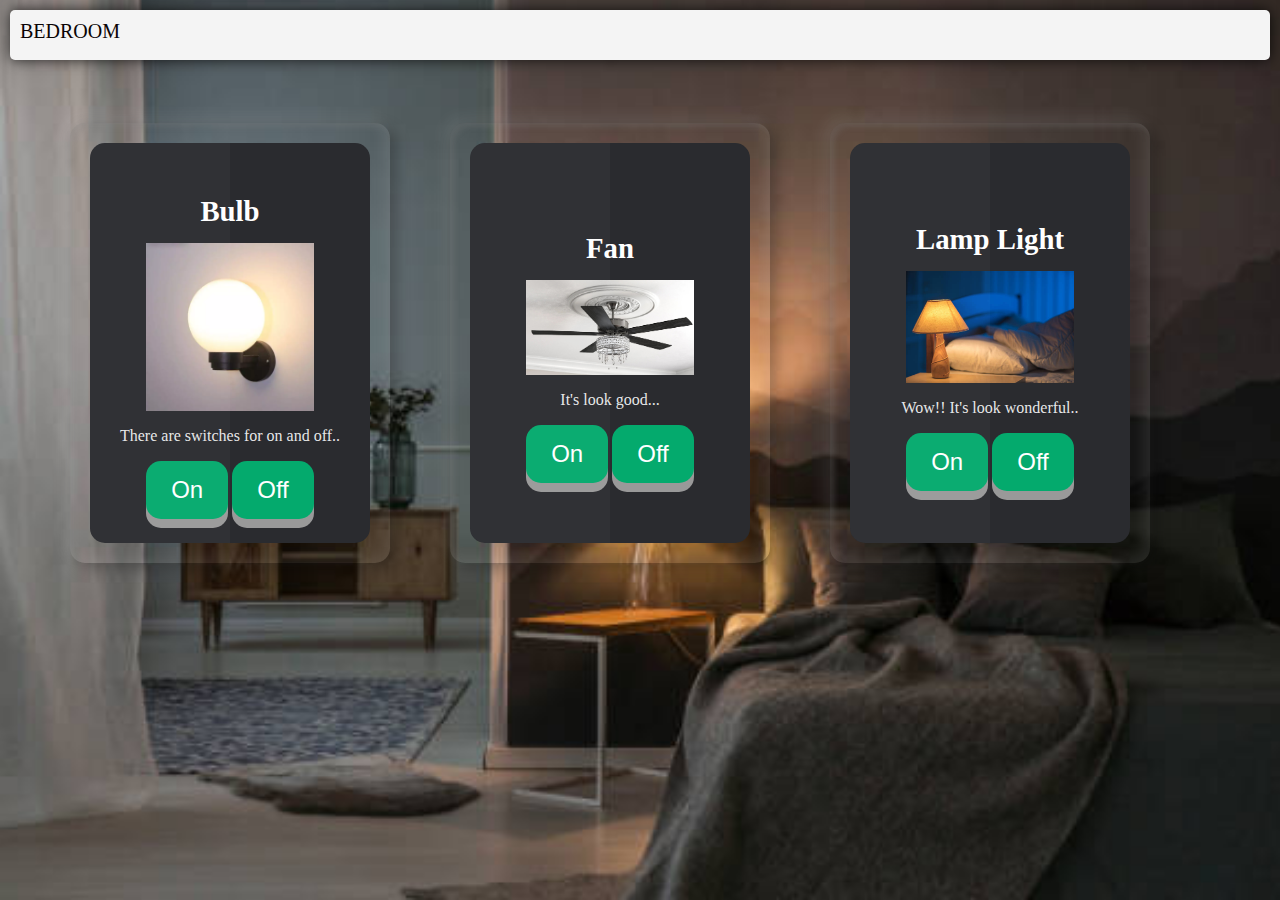
<file: bedroom.html>
<html lang="en">
<head>
          <meta charset="UTF-8">
          <meta http-equiv="X-UA-Compatible" content="IE=edge">
          <meta name="viewport" content="width=device-width, initial-scale=1.0">
          <title>Bed Room</title>
          <link rel="stylesheet" href="living.css">
          <style>
                    body {
          margin: 0px;
          font-family: 'segoe ui';
          background-image: url("img/bedroom.jpg" );   
          background-size: cover;
          background-repeat: no-repeat;
          padding:10px;
          
        }
          </style>
</head>
<body>
  <div class="nav">
    
    <div class="nav-header">
      <div class="nav-title">
        BedRoom
      </div>
    </div>

    <div class="container">
          <div class="card">
            <div class="box">
              <div class="content">
                <h3>Bulb</h3>
                <img src="img/bulb-bed.webp" style="width:70%">
                <p>There are switches for on and off..</p>
                <div>
                    <button type="button" class="button">On</button>
                    <button type="button" class="button">Off</button>
              </div>
              </div>
            </div>
          </div>
        
          <div class="card">
            <div class="box">
              <div class="content">
                
                <h3>Fan</h3>
                <img src="img/bed-fan.jpg" style="width:70%">
                <p>It's look good...</p>
                <button type="button" class="button">On</button>
                <button type="button" class="button">Off</button>
              </div>
            </div>
          </div>
        
          <div class="card">
                    <div class="box">
                      <div class="content">
                        
                        <h3>Lamp Light</h3>
                        <img src="img/lamplight.jpg" style="width:70%">
                        <p>Wow!! It's look wonderful..</p>
                        <button type="button" class="button">On</button>
                        <button type="button" class="button">Off</button>
                      </div>
                    </div>
                  </div>
        </div>
    
    </body>
    </html>
</file>
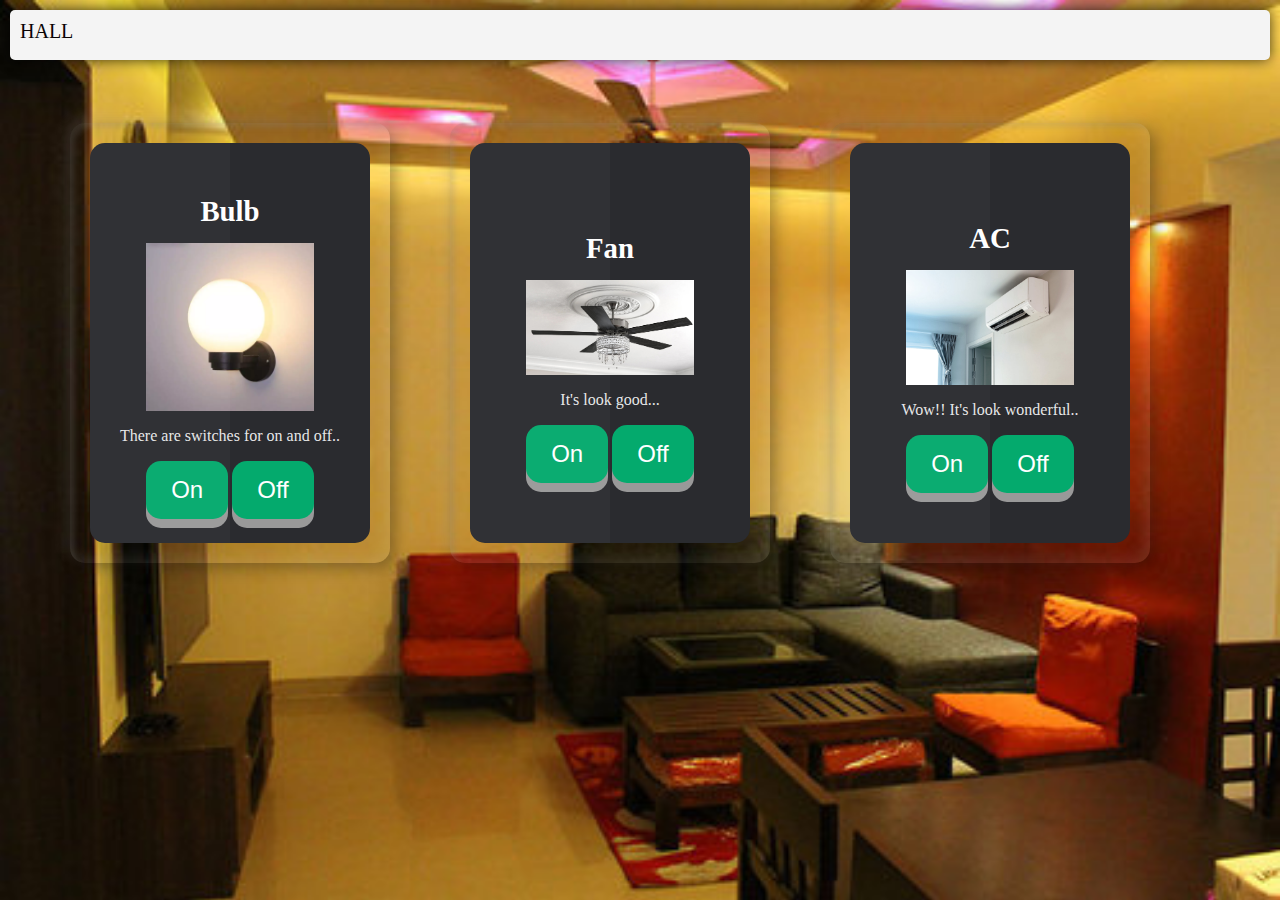
<file: hall.html>
<html lang="en">
<head>
          <meta charset="UTF-8">
          <meta http-equiv="X-UA-Compatible" content="IE=edge">
          <meta name="viewport" content="width=device-width, initial-scale=1.0">
          <title>Hall</title>
          <link rel="stylesheet" href="living.css">
          <style>
                    body {
          margin: 0px;
          font-family: 'segoe ui';
          background-image: url("img/hall.jpg" );   
          background-size: cover;
          background-repeat: no-repeat;
          padding:10px;
          
        }
          </style>
</head>
<body>
  <div class="nav">
    
    <div class="nav-header">
      <div class="nav-title">
        Hall
      </div>
    </div>

    <div class="container">
          <div class="card">
            <div class="box">
              <div class="content">
                <h3>Bulb</h3>
                <img src="img/bulb-bed.webp" style="width:70%">
                <p>There are switches for on and off..</p>
                <div>
                    <button type="button" class="button">On</button>
                    <button type="button" class="button">Off</button>
              </div>
              </div>
            </div>
          </div>
        
          <div class="card">
            <div class="box">
              <div class="content">
                
                <h3>Fan</h3>
                <img src="img/bed-fan.jpg" style="width:70%">
                <p>It's look good...</p>
                <button type="button" class="button">On</button>
                <button type="button" class="button">Off</button>
              </div>
            </div>
          </div>
        
          <div class="card">
                    <div class="box">
                      <div class="content">
                        
                        <h3>AC</h3>
                        <img src="img/ac.jpg" style="width:70%">
                        <p>Wow!! It's look wonderful..</p>
                        <button type="button" class="button">On</button>
                        <button type="button" class="button">Off</button>
                      </div>
                    </div>
                  </div>
        </div>
    
    </body>
    </html>
</file>
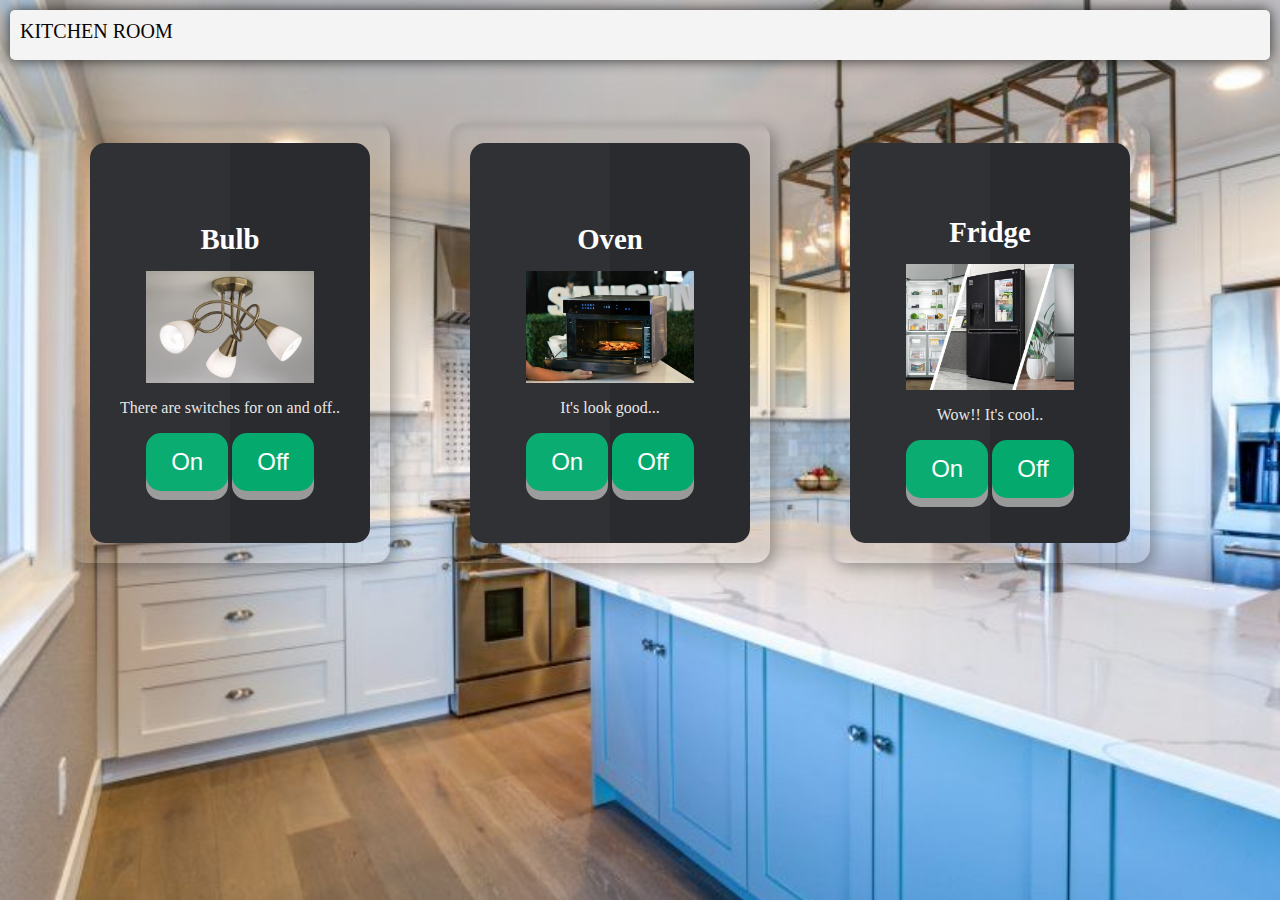
<file: kitchen.html>
<html lang="en">
<head>
          <meta charset="UTF-8">
          <meta http-equiv="X-UA-Compatible" content="IE=edge">
          <meta name="viewport" content="width=device-width, initial-scale=1.0">
          <title>Kitchen Room</title>
          <link rel="stylesheet" href="living.css">
          <style>
                    body {
          margin: 0px;
          font-family: 'segoe ui';
          background-image: url("img/kitchen1.jpeg" );   
          background-size: cover;
          background-repeat: no-repeat;
          padding:10px;
          
        }
          </style>
</head>
<body>
  <div class="nav">
    
    <div class="nav-header">
      <div class="nav-title">
        Kitchen Room
      </div>
    </div>

    <div class="container">
          <div class="card">
            <div class="box">
              <div class="content">
                <h3>Bulb</h3>
                <img src="img/kitchen-light.jpeg" style="width:70%">
                <p>There are switches for on and off..</p>
                <div>
                    <button type="button" class="button">On</button>
                    <button type="button" class="button">Off</button>
              </div>
              </div>
            </div>
          </div>
        
          <div class="card">
            <div class="box">
              <div class="content">
                
                <h3>Oven</h3>
                <img src="img/oven.jpg" style="width:70%">
                <p>It's look good...</p>
                <button type="button" class="button">On</button>
                <button type="button" class="button">Off</button>
              </div>
            </div>
          </div>
        
          <div class="card">
                    <div class="box">
                      <div class="content">
                        
                        <h3>Fridge</h3>
                        <img src="img/fridge.jpg" style="width:70%">
                        <p>Wow!! It's cool..</p>
                        <button type="button" class="button">On</button>
                        <button type="button" class="button">Off</button>
                      </div>
                    </div>
                  </div>
        </div>
    
    </body>
    </html>
</file>
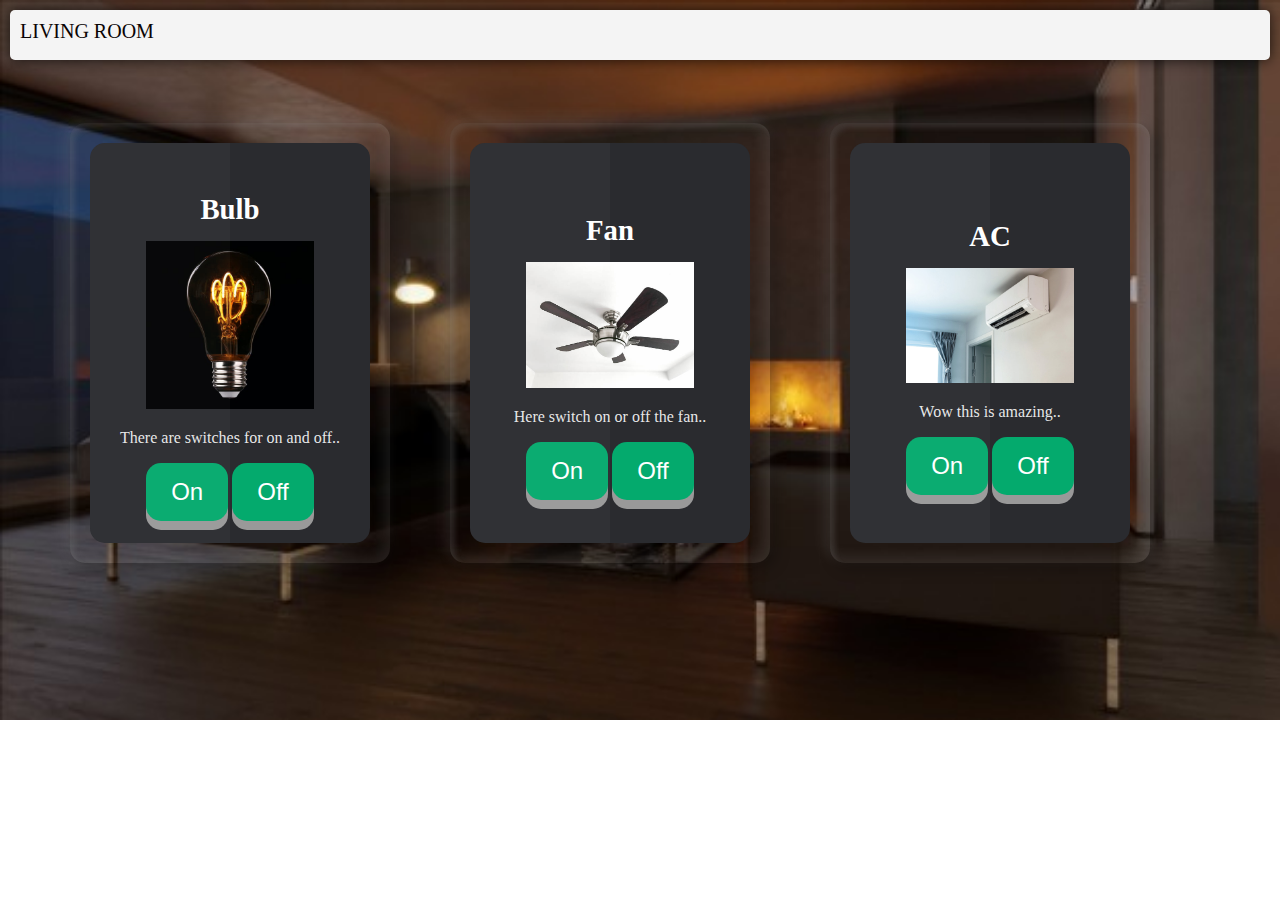
<file: living_room.html>
<!DOCTYPE html>
<html lang="en">
<head>
          <meta charset="UTF-8">
          <meta http-equiv="X-UA-Compatible" content="IE=edge">
          <meta name="viewport" content="width=device-width, initial-scale=1.0">
          <title>Living Room</title>
          <link rel="stylesheet" href="living.css">
          <style>
             body {
          margin: 0px;
          font-family: 'segoe ui';
          background-image: url("img/living-room.jpg");   
          background-size: cover;
          background-repeat: no-repeat;
          padding:10px;
        }
        
          </style>
</head>
<body>
  <div class="nav">
    
    <div class="nav-header">
      <div class="nav-title">
        Living Room
      </div>
    </div>

    <div class="container">
          <div class="card">
            <div class="box">
              <div class="content">
                <h3>Bulb</h3>
                <img src="img/bulb.jpeg" style="width:70%">
                <p>There are switches for on and off..</p>
                <div>
                  <button type="button" class="button">On</button>
                <button type="button" class="button">Off</button>
                  <!-- <button class="btn success">on</button>
                  <button class="btn danger">Off</button> -->
              </div>
              </div>
            </div>
          </div>
        
          <div class="card">
            <div class="box">
              <div class="content">
                
                <h3>Fan</h3>
                <img src="img/fan.jpg" style="width:70%">
                <p>Here switch on or off the fan..</p>
                <button type="button" class="button">On</button>
                <button type="button" class="button">Off</button>
              </div>
            </div>
          </div>
        
          <div class="card">
            <div class="box">
              <div class="content">
                
                <h3>AC</h3>
                <img src="img/ac.jpg" style="width:70%">
                <p>Wow this is amazing..</p>
                <button type="button" class="button">On</button>
                <button type="button" class="button">Off</button>
              </div>
            </div>
          </div>
        </div>
    
    </body>
    </html>
</file>
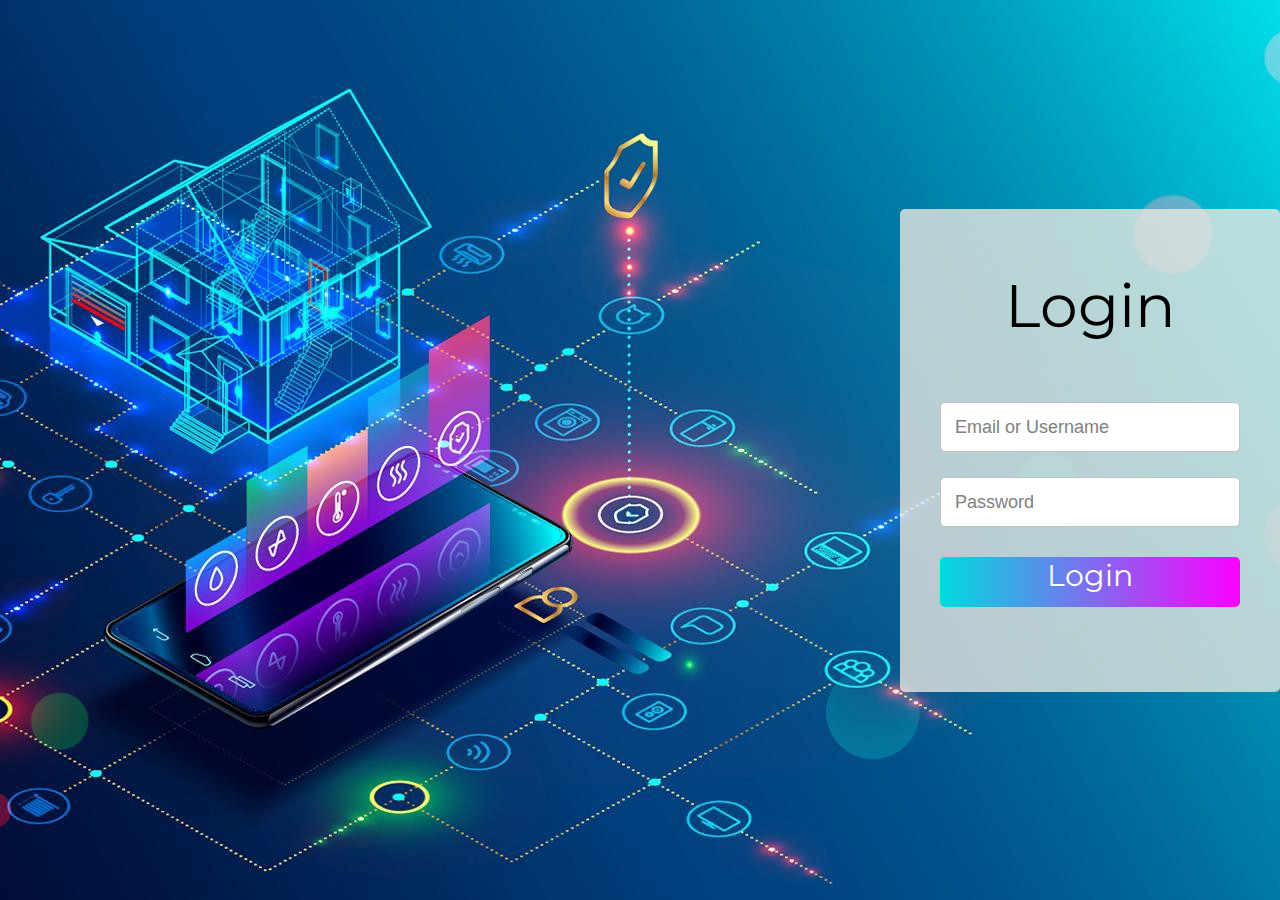
<file: login.html>
<!DOCTYPE html>
<html lang="en" dir="ltr">
   <head>
      <meta charset="utf-8">
      <title>Login</title>
      <link rel="stylesheet" href="login.css">
      <link rel="stylesheet" href="https://cdnjs.cloudflare.com/ajax/libs/font-awesome/5.15.3/css/all.min.css"/>
      <script src="login.js"> </script>
   </head>
   <body>
      <div class="container">
         <header>Login </header>
         <form name="myForm">
            <div class="input-field">
               <input id="username"type="text" required>
               <label>Email or Username</label>
            </div>
            <div class="input-field">
               <input id="password" class="pswrd" type="password" required>
               <span class="show">SHOW</span>
               <label>Password</label>
            </div>
            <div class="button">
               <div class="inner"></div>
               <tag id="bt1" type="submit" name="" onclick="validate()">Login</tag>
            </div>
         </form>
         
        
      </div>
      <script>
         var input = document.querySelector('.pswrd');
         var show = document.querySelector('.show');
         show.addEventListener('click', active);
         function active(){
           if(input.type === "password"){
             input.type = "text";
             show.style.color = "#1DA1F2";
             show.textContent = "HIDE";
           }else{
             input.type = "password";
             show.textContent = "SHOW";
             show.style.color = "#111";
           }
         }
      </script>
   </body>
</html>
</file>
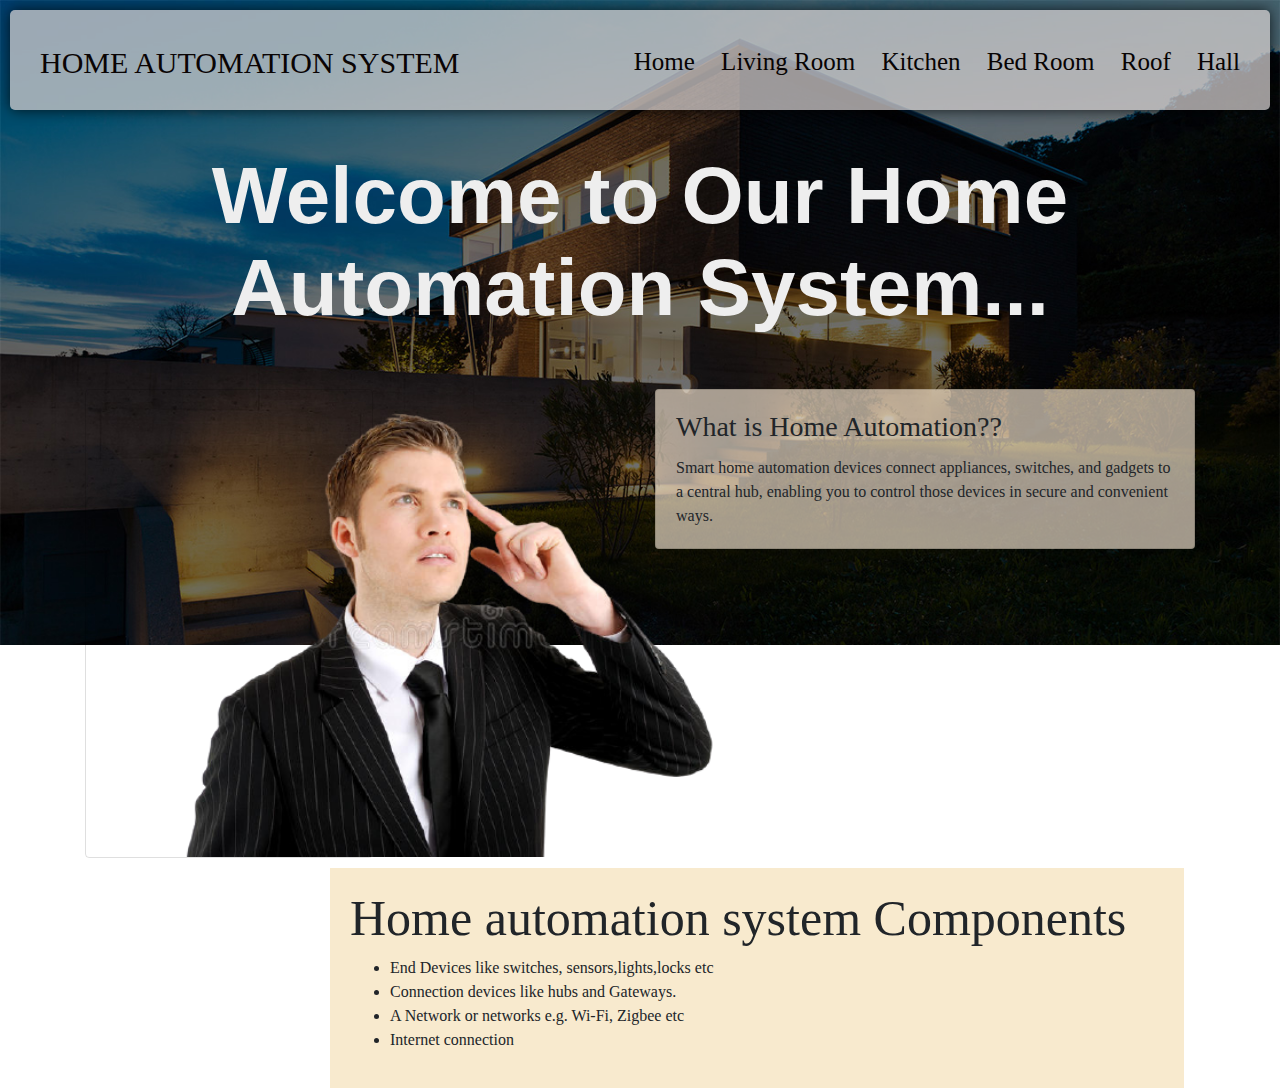
<file: main.html>
<!DOCTYPE html>
<html lang="en">
<head>
          <meta charset="UTF-8">
          <meta http-equiv="X-UA-Compatible" content="IE=edge">
          <meta name="viewport" content="width=device-width, initial-scale=1.0">
          <title>Home Automated</title>
          <link rel="stylesheet" href="https://maxcdn.bootstrapcdn.com/bootstrap/4.0.0/css/bootstrap.min.css" integrity="sha384-Gn5384xqQ1aoWXA+058RXPxPg6fy4IWvTNh0E263XmFcJlSAwiGgFAW/dAiS6JXm" crossorigin="anonymous">
          <link rel="stylesheet" href="test1.css">
          <script src="https://code.jquery.com/jquery-3.2.1.slim.min.js" integrity="sha384-KJ3o2DKtIkvYIK3UENzmM7KCkRr/rE9/Qpg6aAZGJwFDMVNA/GpGFF93hXpG5KkN" crossorigin="anonymous"></script>
<script src="https://cdnjs.cloudflare.com/ajax/libs/popper.js/1.12.9/umd/popper.min.js" integrity="sha384-ApNbgh9B+Y1QKtv3Rn7W3mgPxhU9K/ScQsAP7hUibX39j7fakFPskvXusvfa0b4Q" crossorigin="anonymous"></script>
<script src="https://maxcdn.bootstrapcdn.com/bootstrap/4.0.0/js/bootstrap.min.js" integrity="sha384-JZR6Spejh4U02d8jOt6vLEHfe/JQGiRRSQQxSfFWpi1MquVdAyjUar5+76PVCmYl" crossorigin="anonymous"></script>
</head>
<body>
  <div class="nav1">
    <div class="nav-header">
      <div class="nav-title">
        Home Automation System
      </div>
    </div>
    
    
    <div class="nav-links">
      <a href="main.html" target="_blank">Home</a>
      <a href="living_room.html" target="_blank">Living Room</a>
      <a href="kitchen.html" target="_blank">Kitchen</a>
      <a href="bedroom.html" target="_blank">Bed Room</a>
      <a href="roof.html" target="_blank">Roof</a>
      <a href="hall.html" target="_blank">Hall</a>
    </div>
    <div class="content">
      <a href="main.html "> <h1 class="text">Welcome to Our Home Automation System...</h1></a>
    </div>

    
    <div class="container">
      <div class="row">
          <div class="col">
            <div class="card" style="width: 18rem;background-color: rgba(255, 255, 255, 0); margin-right: 20px;">
              <img class="card-img-top" src="img/business-man-thinking-his-hand-head-9999134-removebg-preview.png" alt="Card image cap">    
            </div>
        
          </div>
          <div class="col">
              <div class="card" style="background-color: rgba(250, 235, 215, 0.644);">
                  <div class="card-body">
                    <h3 class="card-title">What is Home Automation??</h3>
                    <p class="card-text">Smart home automation devices connect appliances, switches, and gadgets to a central hub, enabling you to control those devices in secure and convenient ways.</p>

                  </div>
                </div>
          </div>
          
      </div>
  </div>
  <div class="description">
    <h2 style="font-size: 50px;"> Home automation system Components</h2>
    <ul>
    <li>End Devices like switches, sensors,lights,locks etc</li>
    <li>Connection devices like hubs and Gateways.</li>
    <li>A Network or networks e.g. Wi-Fi, Zigbee etc</li>
    <li>Internet connection</li>
  </ul>
    </div>
  
    </div>
   
    

    

    

 

</body>
</html>
</file>
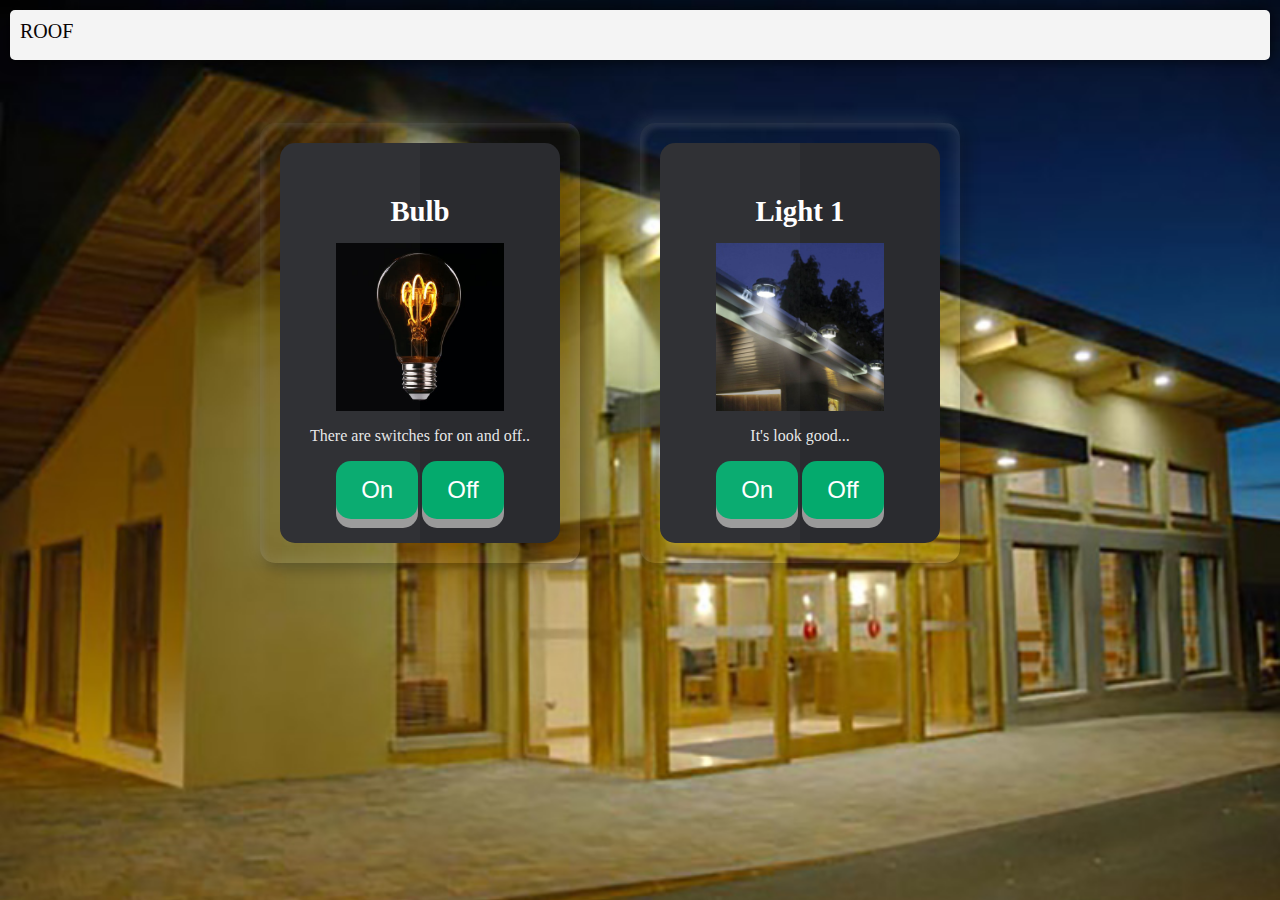
<file: roof.html>
<html lang="en">
<head>
          <meta charset="UTF-8">
          <meta http-equiv="X-UA-Compatible" content="IE=edge">
          <meta name="viewport" content="width=device-width, initial-scale=1.0">
          <title>Roof</title>
          <link rel="stylesheet" href="living.css">
          <style>
                    body {
          margin: 0px;
          font-family: 'segoe ui';
          background-image: url("img/roof.jpg" );   
          background-size: cover;
          background-repeat: no-repeat;
          padding:10px;
          
        }
          </style>
</head>
<body>
  <div class="nav">
    
    <div class="nav-header">
      <div class="nav-title">
        Roof
      </div>
    </div>

    <div class="container">
          <div class="card">
            <div class="box">
              <div class="content">
                <h3>Bulb </h3>
                <img src="img/bulb.jpeg" style="width:70%">
                <p>There are switches for on and off..</p>
                <div>
                    <button type="button" class="button">On</button>
                    <button type="button" class="button">Off</button>
              </div>
              </div>
            </div>
          </div>
        
          <div class="card">
            <div class="box">
              <div class="content">
                
                <h3>Light 1</h3>
                <img src="img/light-roof.jpg" style="width:70%">
                <p>It's look good...</p>
                <button type="button" class="button">On</button>
                <button type="button" class="button">Off</button>
              </div>
            </div>
          </div>
        
         
        </div>
    
    </body>
    </html>
</file>
<file: living.css>
* {
          box-sizing: border-box;
        }
        
       
        .nav {
          height: 50px;
          width: 100%;
          background-color: #706d6d;
          position: relative;
          background-color: #f4f4f4;
	        -webkit-box-shadow: 0px 0px 14px 0px rgba(0,0,0,0.75);
        	-moz-box-shadow: 0px 0px 14px 0px rgba(0,0,0,0.75);
        	 box-shadow: 0px 0px 14px 0px rgba(0,0,0,0.75);
	        -webkit-border-radius: 5px;
        	-moz-border-radius: 5px;
        	border-radius: 5px;
        }
        
        .nav > .nav-header {
          display: inline;
          
        }
        
        .nav > .nav-header > .nav-title {
          display: inline-block;
          font-size: 40px;
          color: rgb(10, 4, 4);
          padding: 10px 10px 10px 10px;
          margin:0px;
          text-transform: uppercase;
          font-size: 20px;
          
        }
       
/*cards css*/
body .container {
          display: flex;
          justify-content: center;
          align-items: center;
          flex-wrap: wrap;
          max-width: 1200px;
          margin: 40px 0;
        }
body .container .card {
          position: relative;
          min-width: 320px;
          height: 440px;
          box-shadow: inset 5px 5px 5px rgba(126, 123, 123, 0.2),
            inset -5px -5px 15px rgba(255, 255, 255, 0.1),
            5px 5px 15px rgba(0, 0, 0, 0.3), -5px -5px 15px rgba(255, 255, 255, 0.1);
          border-radius: 15px;
          margin: 30px;
          transition: 0.5s;
        }
        
        body .container .card:nth-child(1) .box .content a {
          background: #2196f3;
        }
        
        body .container .card:nth-child(2) .box .content a {
          background: #e91e63;
        }
        
        body .container .card:nth-child(3) .box .content a {
          background: #23c186;
        }
        
        body .container .card .box {
          position: absolute;
          top: 20px;
          left: 20px;
          right: 20px;
          bottom: 20px;
          background: #2a2b2f;
          border-radius: 15px;
          display: flex;
          justify-content: center;
          align-items: center;
          overflow: hidden;
          transition: 0.5s;
        }
        
        body .container .card .box:hover {
          transform: translateY(-50px);
        }
        
        body .container .card .box:before {
          content: "";
          position: absolute;
          top: 0;
          left: 0;
          width: 50%;
          height: 100%;
          background: rgba(255, 255, 255, 0.03);
        }
        
        body .container .card .box .content {
          padding: 20px;
          text-align: center;
        }
        
        body .container .card .box .content h2 {
          position: absolute;
          top: -10px;
          right: 30px;
          font-size: 8rem;
          color: rgba(255, 255, 255, 0.1);
        }
        
        body .container .card .box .content h3 {
          font-size: 1.8rem;
          color: #fff;
          z-index: 1;
          transition: 0.5s;
          margin-bottom: 15px;
        }
        
        body .container .card .box .content p {
          font-size: 1rem;
          font-weight: 300;
          color: rgba(255, 255, 255, 0.9);
          z-index: 1;
          transition: 0.5s;
        }
        
        body .container .card .box .content a {
          position: relative;
          display: inline-block;
          padding: 8px 20px;
          background: black;
          border-radius: 5px;
          text-decoration: none;
          color: white;
          margin-top: 20px;
          box-shadow: 0 10px 20px rgba(0, 0, 0, 0.2);
          transition: 0.5s;
        }
        body .container .card .box .content a:hover {
          box-shadow: 0 10px 20px rgba(0, 0, 0, 0.6);
          background: #fff;
          color: #000;
        }
        .button {
          padding: 15px 25px;
          font-size: 24px;
          text-align: center;
          cursor: pointer;
          outline: none;
          color: #fff;
          background-color: #04AA6D;
          border: none;
          border-radius: 15px;
          box-shadow: 0 9px #999;
        }
        
        .button:hover {background-color: #3e8e41}
        
        .button:active {
          background-color: #99df9b;
          box-shadow: 0 5px #666;
          transform: translateY(4px);
        }
        
        
        /* Green */
       .success {
          border-color: #04AA6D;
          color: green;
        }
        
        .success:hover {
          background-color: #04AA6D;
      
        }
        /* Red */
        .danger {
          border-color: #f44336;
          color: red
        }
        
        .danger:hover {
          background: #f44336;
          color: white;
        }
        
       
        @media (max-width:600px) {
          .nav > .nav-btn {
            display: inline-block;
            position: absolute;
            right: 0px;
            top: 0px;
          }
          .nav > .nav-btn > label {
            display: inline-block;
            width: 50px;
            height: 50px;
            padding: 13px;
          }
          .nav > .nav-btn > label:hover,.nav  #nav-check:checked ~ .nav-btn > label {
            background-color: rgba(250, 65, 65, 0.3);
          }
          
          
        }
</file>
<file: login.css>
@import url("https://fonts.googleapis.com/css?family=Montserrat:600|Noto+Sans|Open+Sans:400,700&display=swap");
* {
  margin: 0;
  padding: 0;
  border-radius: 5px;
  box-sizing: border-box;
}
body {
  height: 100vh;
  display: flex;
  align-items: center;
  text-align: center;
  font-family: sans-serif;
  justify-content: center;
  background-image: url(img/login-bg.jpeg);
  background-size: cover;
  background-position: center;
}
.container {
  position: relative;
  width: 400px;
 background-color:rgba(233, 232, 225, 0.787);
  padding: 60px 40px;
  align-items: flex-end;
  margin-left: 900px;
}
header {
  color:black;
  font-size: 60px;
  margin-bottom: 60px;
  font-family: "Montserrat", sans-serif;
}
.input-field,
form .button {
  margin: 25px 0;
  position: relative;
  height: 50px;
  width: 100%;
}
.input-field input {
  height: 100%;
  width: 100%;
  border: 1px solid silver;
  padding-left: 15px;
  outline: none;
  font-size: 19px;
  transition: 0.4s;
}
input:focus {
  border: 1px solid #1da1f2;
}
.input-field label,
span.show {
  position: absolute;
  top: 50%;
  transform: translateY(-50%);
}
.input-field label {
  left: 15px;
  pointer-events: none;
  color: grey;
  font-size: 18px;
  transition: 0.4s;
}
span.show {
  right: 20px;
  color: #111;
  font-size: 14px;
  font-weight: bold;
  cursor: pointer;
  user-select: none;
  visibility: hidden;
  font-family: "Open Sans", sans-serif;
}
input:valid ~ span.show {
  visibility: visible;
}
input:focus ~ label,
input:valid ~ label {
  transform: translateY(-33px);
  background: white;
  font-size: 16px;
  color: #1da1f2;
}
form .button {
  margin-top: 30px;
  overflow: hidden;
  z-index: 111;
}
.button .inner {
  position: absolute;
  height: 100%;
  width: 300%;
  left: -100%;
  z-index: -1;
  transition: all 0.4s;
  background: -webkit-linear-gradient(
    right,
    #00dbde,
    #fc00ff,
    #00dbde,
    #fc00ff
  );
}
.button:hover .inner {
  left: 0;
}
.button tag {
  width: 100%;
  height: 100%;
  border: none;
  background: none;
  outline: none;
  color: white;
  font-size: 30px;
  cursor: pointer;
  font-family: "Montserrat", sans-serif;
}
.container .auth {
  margin: 35px 0 20px 0;
  font-size: 19px;
  color: grey;
}
</file>
<file: test1.css>
* {
          box-sizing: border-box;
        }
        
        body {
          margin: 0px;
          font-family: 'segoe ui';
          background-image:url("img/bg-home-services-1.jpg");
          background-size: cover;
          background-repeat: no-repeat;
          padding:10px;
        }
        
        .nav1 {
          height: 100px;
          width: 100%;
          background-color: #706d6d;
          position: relative;
          background-color: #d3cecebc;
	        -webkit-box-shadow: 0px 0px 14px 0px rgba(0,0,0,0.75);
	-moz-box-shadow: 0px 0px 14px 0px rgba(0,0,0,0.75);
	box-shadow: 0px 0px 14px 0px rgba(0,0,0,0.75);
	-webkit-border-radius: 5px;
	-moz-border-radius: 5px;
	border-radius: 5px;
  padding:20px;

        }
        
        .nav1 > .nav-header {
          display: inline;
        }
        
        .nav1 > .nav-header > .nav-title {
          display: inline-block;
          font-size: 22px;
          color: rgb(10, 4, 4);
          padding: 10px 10px 10px 10px;
          margin:0px;
          text-transform: uppercase;
          font-size: 30px;
          
        }
        
        .nav1 > .nav-btn {
          display: none;
        }
        
        .nav1 > .nav-links {
          display: inline;
          float: right;
          font-size: 25px;
          
        }
        
        .nav1 > .nav-links > a {
          display: inline-block;
          padding: 13px 10px 13px 10px;
          text-decoration: none;
          color: #070303;
        }
        
        .nav1 > .nav-links > a:hover {
          background-color: rgba(240, 148, 148, 0.3);
          border: 2px solid red;
        }
        
        .nav1 > #nav-check {
          display: none;
        }
        .text{
          font:bold 5rem 'Helvetica', Sans-serif;
          text-align: center;
          background-color: #eee;
          -webkit-background-clip: text;
          color: transparent;
          
        }

        .content{
          font-size: 10px;
          margin: 20px;
          padding: 10px;
        }
        .content a{
          text-decoration: none;
        }
        .content h1{
          align-items: center;
          margin: 25px;
         
        }
        .card img{
          width:700px;
        }
       
        .description{
          background-color: rgba(245, 222, 179, 0.65);
          margin: 10px 0px 0px 300px;
          width:70%;
          padding: 20px;
          

        }
        .description ul{
          align-items: center;
        }

        @media (max-width:600px) {
          .nav1 > .nav-btn {
            display: inline-block;
            position: absolute;
            right: 0px;
            top: 0px;
          }
          .nav1 > .nav-btn > label {
            display: inline-block;
            width: 50px;
            height: 50px;
            padding: 13px;
          }
          .nav1 > .nav-btn > label:hover,.nav  #nav-check:checked ~ .nav-btn > label {
            background-color: rgba(0, 0, 0, 0.3);
          }
          .nav1 > .nav-btn > label > span {
            display: block;
            width: 25px;
            height: 10px;
            border-top: 2px solid #eee;
          }
          .nav1 > .nav-links {
            position: absolute;
            display: block;
            width: 100%;
            background-color: #333;
            height: 0px;
            transition: all 0.3s ease-in;
            overflow-y: hidden;
            top: 50px;
            left: 0px;
          }
          .nav1 > .nav-links > a {
            display: block;
            width: 100%;
          }
          .nav1 > #nav-check:not(:checked) ~ .nav-links {
            height: 0px;
          }
          .nav1 > #nav-check:checked ~ .nav-links {
            height: calc(100vh - 50px);
            overflow-y: auto;
          }
        }
</file>
